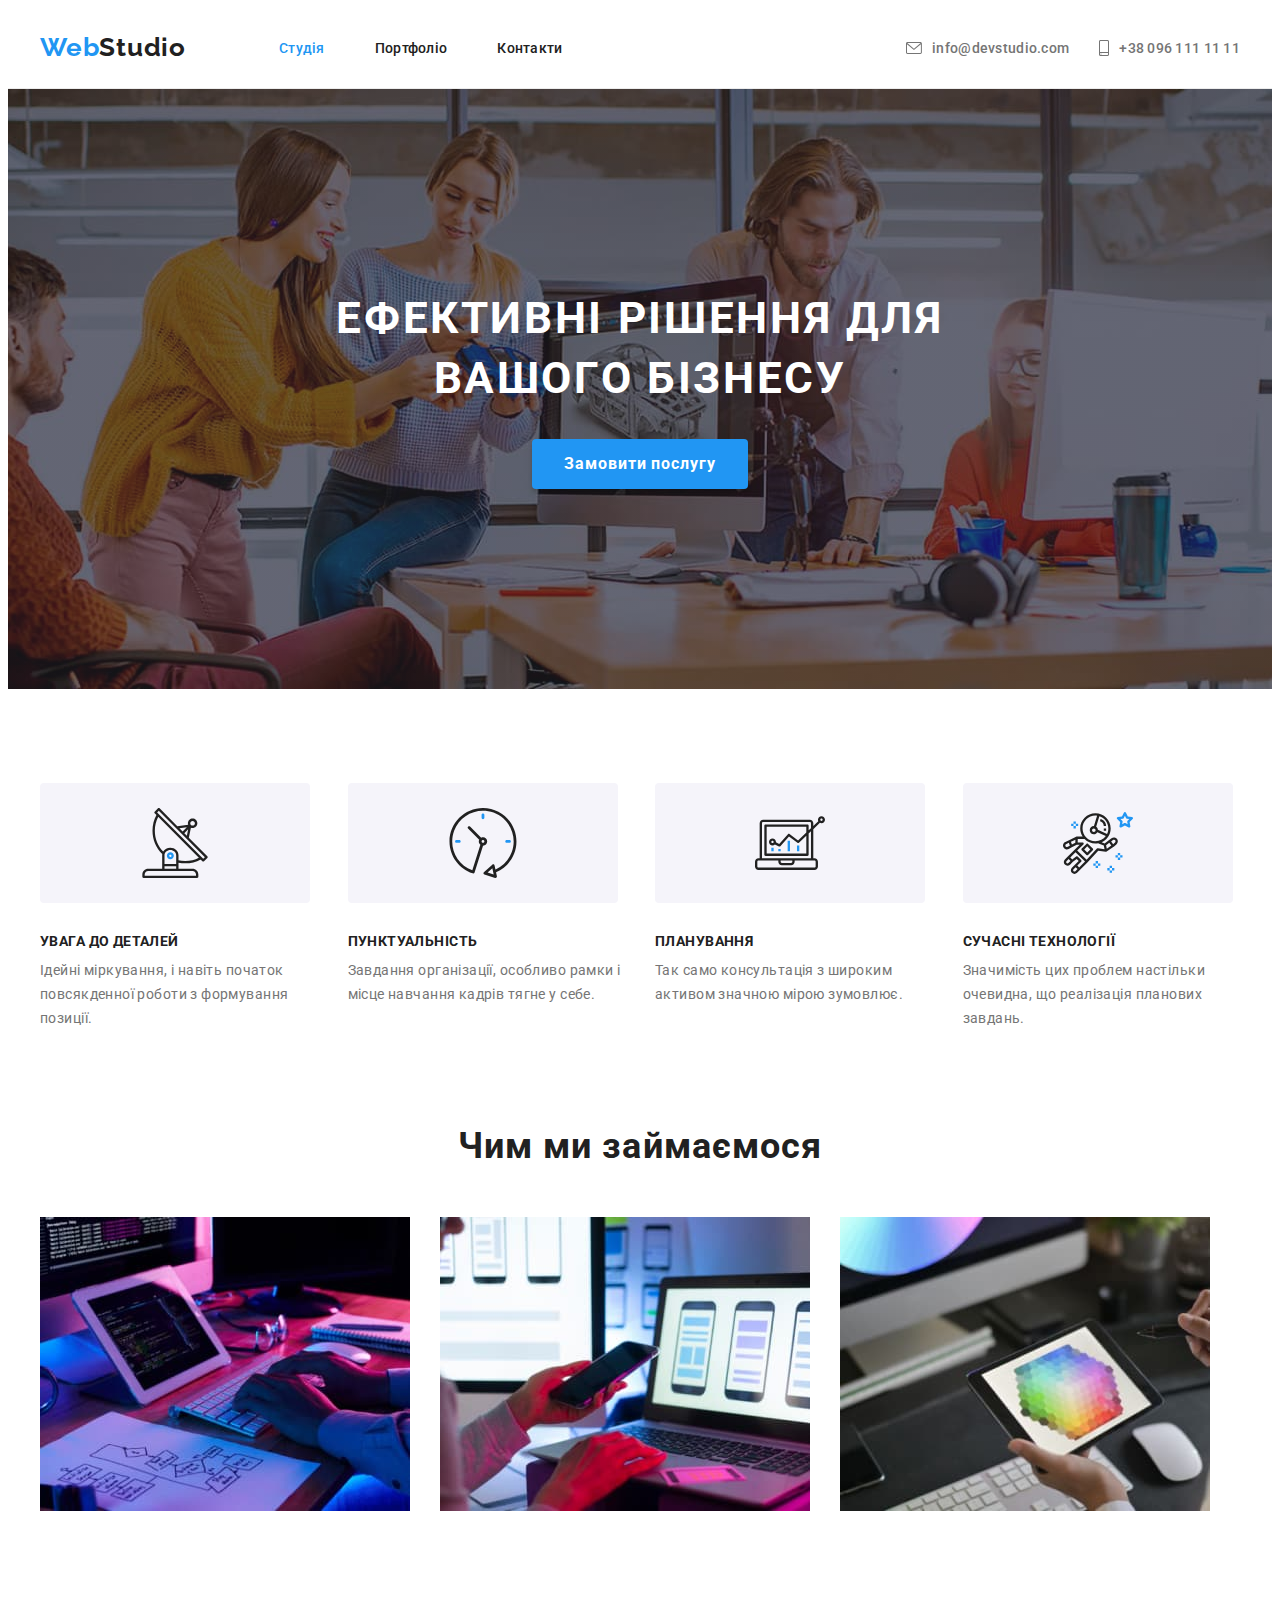
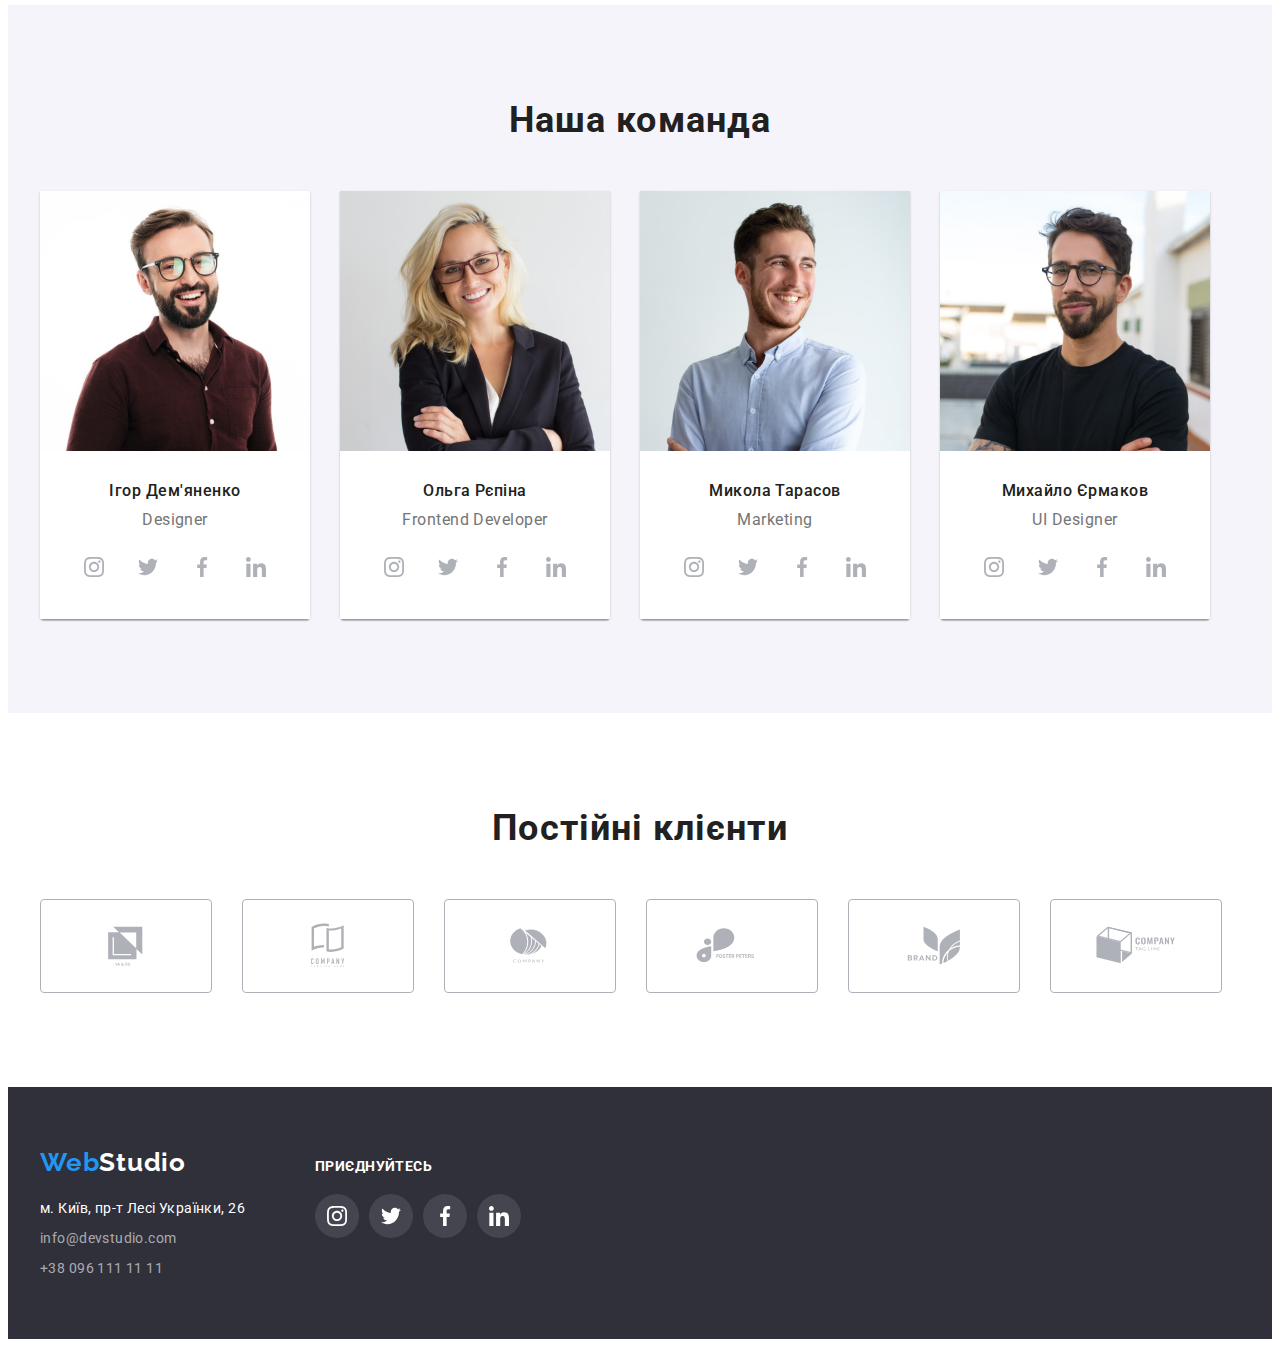
<file: index.html>
<!DOCTYPE html>
<html lang="uk">
  <head>
    <meta charset="UTF-8" />
    <meta http-equiv="X-UA-Compatible" content="IE=edge" />
    <meta name="viewport" content="width=device-width, initial-scale=1.0" />
    <title>Document</title>
    <link rel="preconnect" href="https://fonts.googleapis.com" />
    <link rel="preconnect" href="https://fonts.gstatic.com" crossorigin />
    <link
      href="https://fonts.googleapis.com/css2?family=Raleway:wght@400;700&family=Roboto:wght@400;500;700;900&display=swap"
      rel="stylesheet"
    />
    <link
      rel="stylesheet"
      href="https://cdnjs.cloudflare.com/ajax/libs/modern-normalize/1.1.0/modern-normalize.min.css"
      integrity="sha512-wpPYUAdjBVSE4KJnH1VR1HeZfpl1ub8YT/NKx4PuQ5NmX2tKuGu6U/JRp5y+Y8XG2tV+wKQpNHVUX03MfMFn9Q=="
      crossorigin="anonymous"
      referrerpolicy="no-referrer"
    />
    <link rel="stylesheet" href="./css/styles.css" />
  </head>

  <body>
    <header class="header">
      <div class="container header-container">
        <a href="./index.html" class="logo-link logo-header">
          <p class="logo-blue">Web<span class="logo-black">Studio</span></p>
        </a>
        <nav class="navigation">
          <ul class="list header-nav">
            <li>
              <a class="header-nav-link link current" href="./index.html"
                >Студія</a
              >
            </li>
            <li>
              <a class="header-nav-link link" href="./portfolio.html"
                >Портфоліо</a
              >
            </li>
            <li><a class="header-nav-link link" href="#">Контакти</a></li>
          </ul>
        </nav>
        <ul class="list header-contact">
          <li class="header-mail">
            <a
              class="header-contact-mail link"
              href="mailto:info@devstudio.com"
            >
              <svg class="header-mail-icon" width="16" height="12">
                <use href="./images/icons.svg#icon-envelope"></use>
              </svg>
              info@devstudio.com</a
            >
          </li>
          <li class="header-tel">
            <a class="header-contact-tel link" href="tel:+380961111111">
              <svg class="header-tel-icon" width="10" height="16">
                <use href="./images/icons.svg#icon-smartphone"></use>
              </svg>
              +38 096 111 11 11</a
            >
          </li>
        </ul>
      </div>
    </header>

    <main>
      <!-- Герой -->

      <section class="hero">
        <div class="container hero-container">
          <h1 class="hero-title">Ефективні рішення для вашого бізнесу</h1>
          <button class="hero-btn" type="button">Замовити послугу</button>
        </div>
      </section>

      <!-- Особливості -->

      <section class="spacial">
        <div class="container spacial-container">
          <h2 class="section-title spacial-title hide">Особливості</h2>

          <ul class="list spacial-list">
            <li class="spacial-item">
              <div class="spacial-list-picture">
                <svg class="spacial-list-icon" width="70" height="70">
                  <use href="./images/icons.svg#icon-antenna"></use>
                </svg>
              </div>

              <h3 class="spacial-uptitle">УВАГА ДО ДЕТАЛЕЙ</h3>
              <p class="spacial-text">
                Ідейні міркування, і навіть початок повсякденної роботи з
                формування позиції.
              </p>
            </li>
            <li class="spacial-item">
              <div class="spacial-list-picture">
                <svg class="spacial-list-icon" width="70" height="70">
                  <use href="./images/icons.svg#icon-clock"></use>
                </svg>
              </div>

              <h3 class="spacial-uptitle">ПУНКТУАЛЬНІСТЬ</h3>
              <p class="spacial-text">
                Завдання організації, особливо рамки і місце навчання кадрів
                тягне у себе.
              </p>
            </li>
            <li class="spacial-item">
              <div class="spacial-list-picture">
                <svg class="spacial-list-icon" width="70" height="70">
                  <use href="./images/icons.svg#icon-diagram"></use>
                </svg>
              </div>

              <h3 class="spacial-uptitle">ПЛАНУВАННЯ</h3>
              <p class="spacial-text">
                Так само консультація з широким активом значною мірою зумовлює.
              </p>
            </li>
            <li class="spacial-item">
              <div class="spacial-list-picture">
                <svg class="spacial-list-icon" width="70" height="70">
                  <use href="./images/icons.svg#icon-astronaut"></use>
                </svg>
              </div>

              <h3 class="spacial-uptitle">СУЧАСНІ ТЕХНОЛОГІЇ</h3>
              <p class="spacial-text">
                Значимість цих проблем настільки очевидна, що реалізація
                планових завдань.
              </p>
            </li>
          </ul>
        </div>
      </section>

      <!-- Чим ми займаємося -->

      <section class="doing doing-container">
        <div class="container">
          <h2 class="section-title doing-title">Чим ми займаємося</h2>
          <ul class="list doing-list">
            <li class="doing-item">
              <a href="">
                <img
                  src="./images/box1.jpg"
                  alt="Робота на планшеті"
                  width="370"
                />
              </a>
            </li>
            <li class="doing-item">
              <a href="">
                <img
                  src="./images/box2.jpg"
                  alt="Робота на лептопі"
                  width="370"
                />
              </a>
            </li>
            <li class="doing-item">
              <a href="">
                <img
                  src="./images/box3.jpg"
                  alt="Огляд кольорової палітри на планшеті"
                  width="370"
                />
              </a>
            </li>
          </ul>
        </div>
      </section>

      <!-- Наша команда -->

      <section class="team">
        <div class="container">
          <h2 class="section-title team-title">Наша команда</h2>
          <ul class="list team-list">
            <li class="team-item">
              <img
                src="./images/igor.jpg"
                alt="Фото Ігор Дем'яненко"
                width="270"
                height="260"
              />
              <div class="team-back">
                <h3 class="team-subtitle">Ігор Дем'яненко</h3>
                <p class="team-text">Designer</p>
                <ul class="team-soc-list">
                  <li class="team-soc-item">
                    <a class="team-soc-link link" href="#">
                      <svg class="team-soc-icon" width="20" height="20">
                        <use href="./images/icons.svg#icon-instagram"></use>
                      </svg>
                    </a>
                  </li>
                  <li class="team-soc-item">
                    <a class="team-soc-link link" href="#">
                      <svg class="team-soc-icon" width="20" height="20">
                        <use href="./images/icons.svg#icon-twitter"></use>
                      </svg>
                    </a>
                  </li>
                  <li class="team-soc-item">
                    <a class="team-soc-link link" href="#">
                      <svg class="team-soc-icon" width="20" height="20">
                        <use href="./images/icons.svg#icon-facebook"></use>
                      </svg>
                    </a>
                  </li>
                  <li class="team-soc-item">
                    <a class="team-soc-link link" href="#">
                      <svg class="team-soc-icon" width="20" height="20">
                        <use href="./images/icons.svg#icon-linkedin"></use>
                      </svg>
                    </a>
                  </li>
                </ul>
              </div>
            </li>
            <li class="team-item">
              <img
                src="./images/olha.jpg"
                alt="Фото Ольга Рєпіна"
                width="270"
                height="260"
              />
              <div class="team-back">
                <h3 class="team-subtitle">Ольга Рєпіна</h3>
                <p class="team-text">Frontend Developer</p>
                <ul class="team-soc-list">
                  <li class="team-soc-item">
                    <a class="team-soc-link link" href="#">
                      <svg class="team-soc-icon" width="20" height="20">
                        <use href="./images/icons.svg#icon-instagram"></use>
                      </svg>
                    </a>
                  </li>
                  <li class="team-soc-item">
                    <a class="team-soc-link link" href="#">
                      <svg class="team-soc-icon" width="20" height="20">
                        <use href="./images/icons.svg#icon-twitter"></use>
                      </svg>
                    </a>
                  </li>
                  <li class="team-soc-item">
                    <a class="team-soc-link link" href="#">
                      <svg class="team-soc-icon" width="20" height="20">
                        <use href="./images/icons.svg#icon-facebook"></use>
                      </svg>
                    </a>
                  </li>
                  <li class="team-soc-item">
                    <a class="team-soc-link link" href="#">
                      <svg class="team-soc-icon" width="20" height="20">
                        <use href="./images/icons.svg#icon-linkedin"></use>
                      </svg>
                    </a>
                  </li>
                </ul>
              </div>
            </li>
            <li class="team-item">
              <img
                src="./images/mykola.jpg"
                alt="Фото Микола Тарасов"
                width="270"
                height="260"
              />
              <div class="team-back">
                <h3 class="team-subtitle">Микола Тарасов</h3>
                <p class="team-text">Marketing</p>
                <ul class="team-soc-list">
                  <li class="team-soc-item">
                    <a class="team-soc-link link" href="#">
                      <svg class="team-soc-icon" width="20" height="20">
                        <use href="./images/icons.svg#icon-instagram"></use>
                      </svg>
                    </a>
                  </li>
                  <li class="team-soc-item">
                    <a class="team-soc-link link" href="#">
                      <svg class="team-soc-icon" width="20" height="20">
                        <use href="./images/icons.svg#icon-twitter"></use>
                      </svg>
                    </a>
                  </li>
                  <li class="team-soc-item">
                    <a class="team-soc-link link" href="#">
                      <svg class="team-soc-icon" width="20" height="20">
                        <use href="./images/icons.svg#icon-facebook"></use>
                      </svg>
                    </a>
                  </li>
                  <li class="team-soc-item">
                    <a class="team-soc-link link" href="#">
                      <svg class="team-soc-icon" width="20" height="20">
                        <use href="./images/icons.svg#icon-linkedin"></use>
                      </svg>
                    </a>
                  </li>
                </ul>
              </div>
            </li>
            <li class="team-item">
              <img
                src="./images/mikhaylo.jpg"
                alt="Фото Михайло Єрмаков"
                width="270"
                height="260"
              />
              <div class="team-back">
                <h3 class="team-subtitle">Михайло Єрмаков</h3>
                <p class="team-text">UI Designer</p>
                <ul class="team-soc-list">
                  <li class="team-soc-item">
                    <a class="team-soc-link link" href="#">
                      <svg class="team-soc-icon" width="20" height="20">
                        <use href="./images/icons.svg#icon-instagram"></use>
                      </svg>
                    </a>
                  </li>
                  <li class="team-soc-item">
                    <a class="team-soc-link link" href="#">
                      <svg class="team-soc-icon" width="20" height="20">
                        <use href="./images/icons.svg#icon-twitter"></use>
                      </svg>
                    </a>
                  </li>
                  <li class="team-soc-item">
                    <a class="team-soc-link link" href="#">
                      <svg class="team-soc-icon" width="20" height="20">
                        <use href="./images/icons.svg#icon-facebook"></use>
                      </svg>
                    </a>
                  </li>
                  <li class="team-soc-item">
                    <a class="team-soc-link link" href="#">
                      <svg class="team-soc-icon" width="20" height="20">
                        <use href="./images/icons.svg#icon-linkedin"></use>
                      </svg>
                    </a>
                  </li>
                </ul>
              </div>
            </li>
          </ul>
        </div>
      </section>

      <!-----------Постійні клієнти-------------->

      <section class="client">
        <div class="container">
          <h2 class="section-title client-title">Постійні клієнти</h2>
          <ul class="client-list">
            <li class="client-item">
              <a class="client-item-link link" href="#">
                <svg class="client-icon" width="106" height="50">
                  <use href="./images/icons.svg#icon-logo-1"></use>
                </svg>
              </a>
            </li>
            <li class="client-item">
              <a class="client-item-link link" href="#">
                <svg class="client-icon" width="106" height="50">
                  <use href="./images/icons.svg#icon-logo-2"></use>
                </svg>
              </a>
            </li>
            <li class="client-item">
              <a class="client-item-link link" href="#">
                <svg class="client-icon" width="106" height="50">
                  <use href="./images/icons.svg#icon-logo-3"></use>
                </svg>
              </a>
            </li>
            <li class="client-item">
              <a class="client-item-link link" href="#">
                <svg class="client-icon" width="106" height="60">
                  <use href="./images/icons.svg#icon-logo-4"></use>
                </svg>
              </a>
            </li>
            <li class="client-item">
              <a class="client-item-link link" href="#">
                <svg class="client-icon" width="106" height="60">
                  <use href="./images/icons.svg#icon-logo-5"></use>
                </svg>
              </a>
            </li>
            <li class="client-item">
              <a class="client-item-link link" href="#">
                <svg class="client-icon" width="106" height="60">
                  <use href="./images/icons.svg#icon-logo-6"></use>
                </svg>
              </a>
            </li>
          </ul>
        </div>
      </section>
    </main>

    <!--------------- Підвал---------------- -->

    <footer class="contacts">
      <div class="container footer-container">
        <div class="footer-address-wrap">
          <a href="./index.html" class="logo-link logo-footer">
            <p class="logo-blue">Web<span class="logo-white">Studio</span></p>
          </a>
          <div class="contacts-container">
            <address class="contacts-address">
              <ul class="list contacts-list">
                <li class="contacts-item">
                  <a
                    class="contacts-link-map contacts-link-bold link"
                    href="https://goo.gl/maps/5NKVuJQczxrGYNmYA"
                    target="_blank"
                    rel="noopener noreferrer"
                    >м. Київ, пр-т Лесі Українки, 26</a
                  >
                </li>
                <li class="contacts-item">
                  <a
                    class="contacts-link-mail link"
                    href="mailto:info@devstudio.com"
                    >info@devstudio.com</a
                  >
                </li>
                <li class="contacts-item">
                  <a class="contacts-link-tel link" href="tel:+380961111111"
                    >+38 096 111 11 11</a
                  >
                </li>
              </ul>
            </address>
          </div>
        </div>
        <div class="footer-soc-container">
          <strong class="footer-title">приєднуйтесь</strong>
          <ul class="footer-soc-list">
            <li class="footer-soc-item">
              <a class="footer-soc-link" href="#">
                <svg class="footer-soc-icon" width="20" height="20">
                  <use href="./images/icons.svg#icon-instagram"></use>
                </svg>
              </a>
            </li>
            <li class="footer-soc-item">
              <a class="footer-soc-link" href="#">
                <svg class="footer-soc-icon" width="20" height="20">
                  <use href="./images/icons.svg#icon-twitter"></use>
                </svg>
              </a>
            </li>
            <li class="footer-soc-item">
              <a class="footer-soc-link" href="#">
                <svg class="footer-soc-icon" width="20" height="20">
                  <use href="./images/icons.svg#icon-facebook"></use>
                </svg>
              </a>
            </li>
            <li class="footer-soc-item">
              <a class="footer-soc-link" href="#">
                <svg class="footer-soc-icon" width="20" height="20">
                  <use href="./images/icons.svg#icon-linkedin"></use>
                </svg>
              </a>
            </li>
          </ul>
        </div>
      </div>
    </footer>
  </body>
</html>
</file>
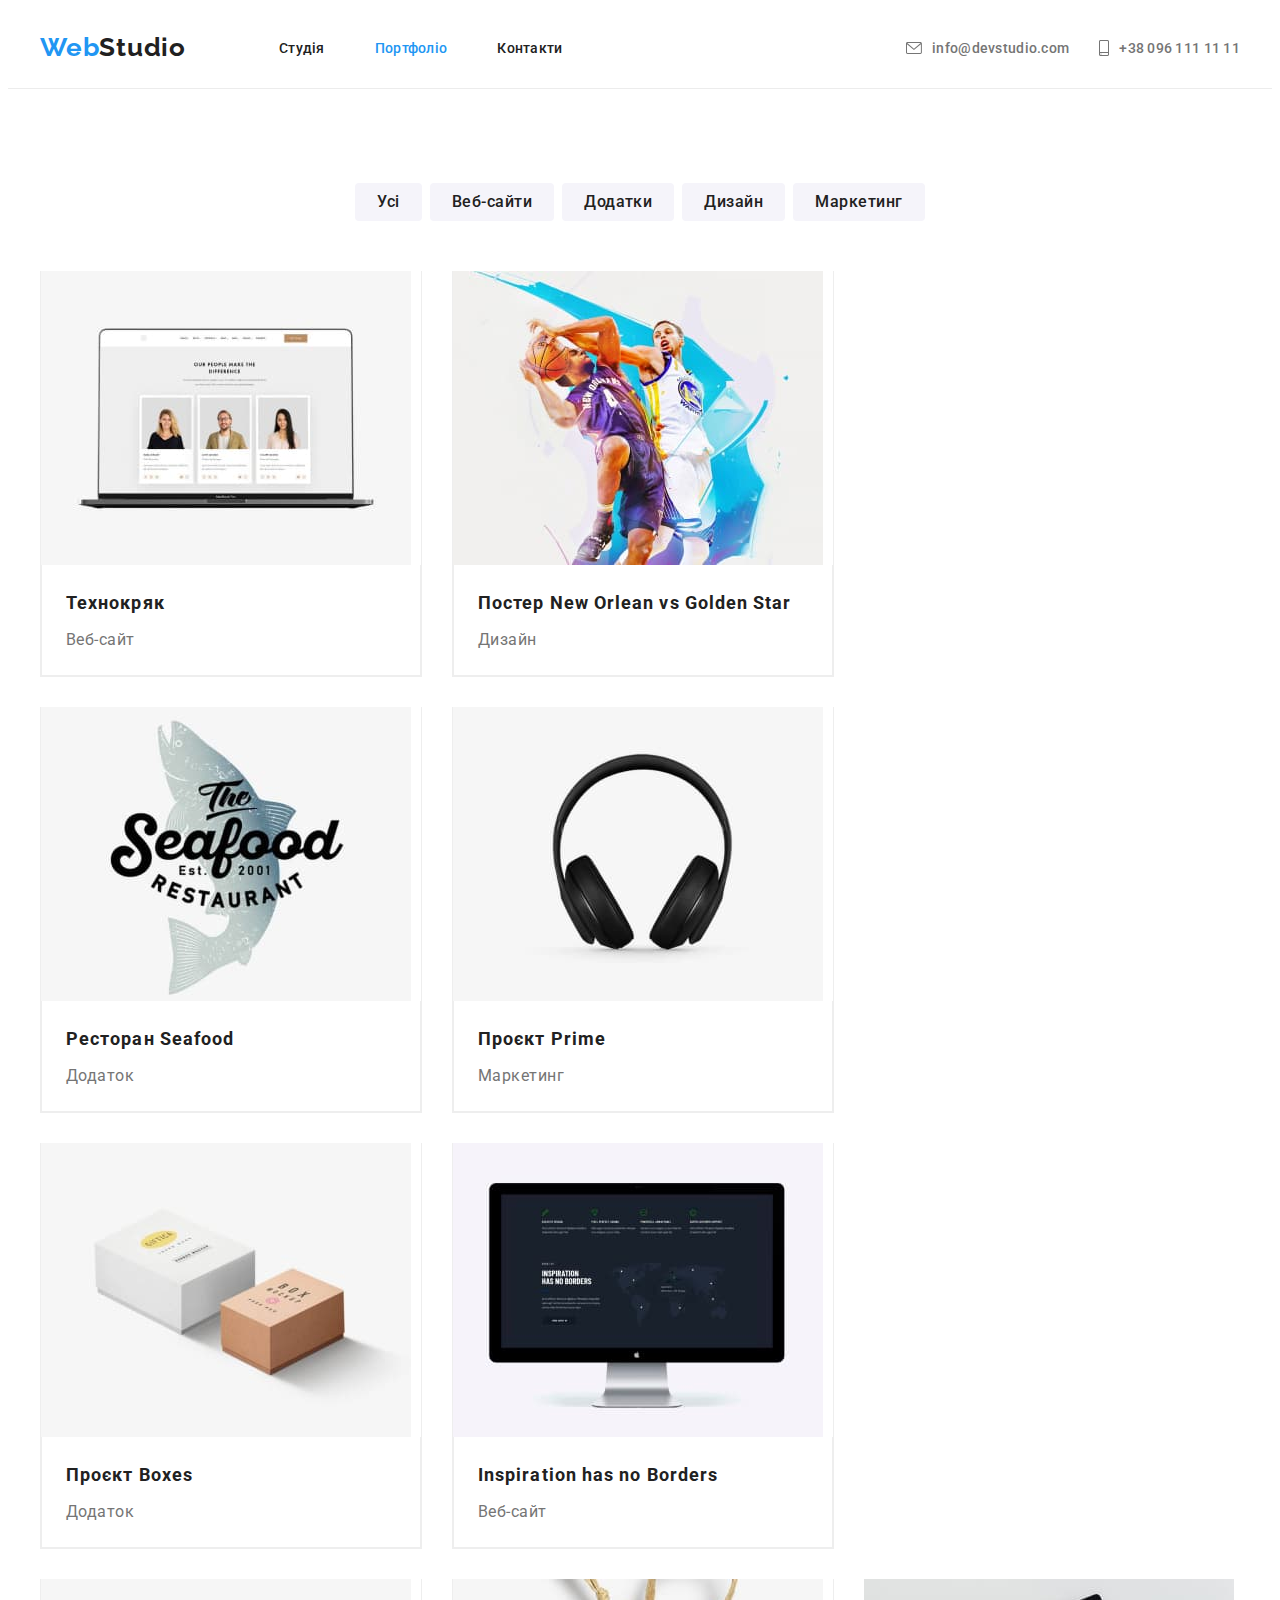
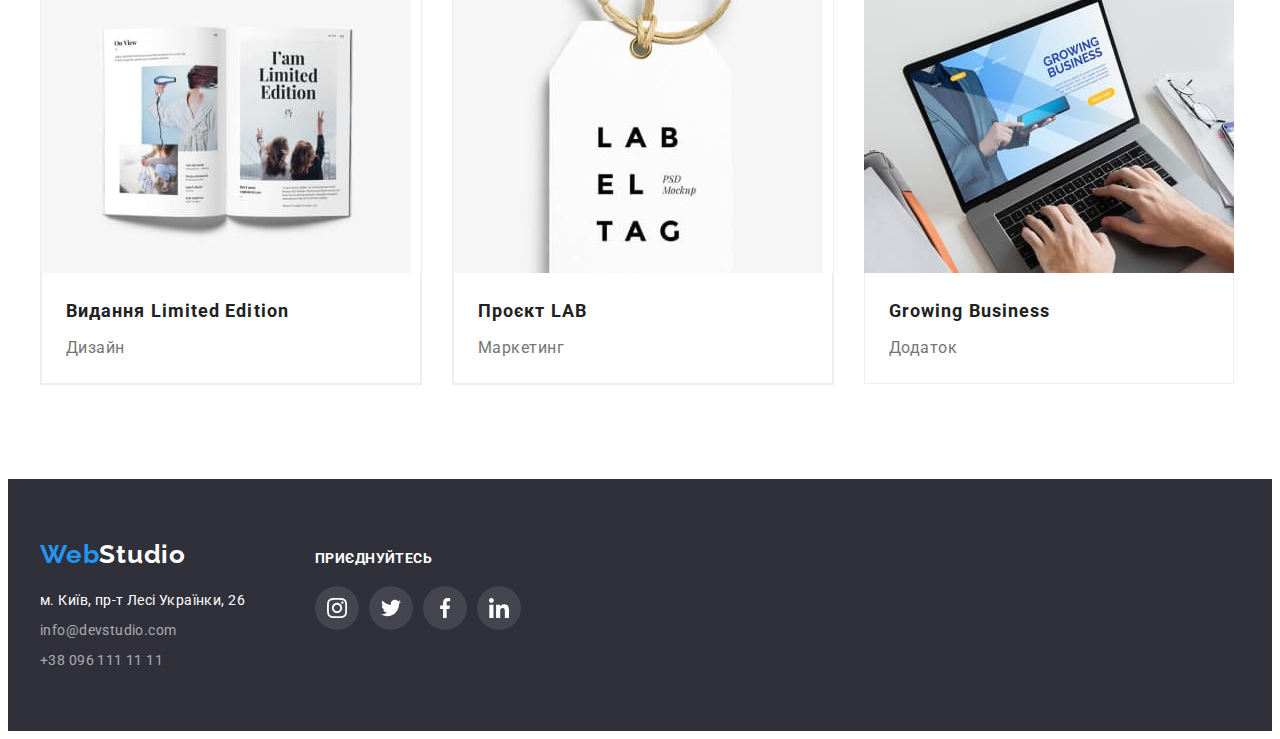
<file: portfolio.html>
<!DOCTYPE html>
<html lang="uk">
  <head>
    <meta charset="UTF-8" />
    <meta http-equiv="X-UA-Compatible" content="IE=edge" />
    <meta name="viewport" content="width=device-width, initial-scale=1.0" />
    <title>Portfolio</title>
    <link rel="preconnect" href="https://fonts.gstatic.com" crossorigin />
    <link
      href="https://fonts.googleapis.com/css2?family=Raleway:wght@400;700&family=Roboto:wght@400;500;700;900&display=swap"
      rel="stylesheet"
    />
    <link
      rel="stylesheet"
      href="https://cdnjs.cloudflare.com/ajax/libs/modern-normalize/1.1.0/modern-normalize.min.css"
      integrity="sha512-wpPYUAdjBVSE4KJnH1VR1HeZfpl1ub8YT/NKx4PuQ5NmX2tKuGu6U/JRp5y+Y8XG2tV+wKQpNHVUX03MfMFn9Q=="
      crossorigin="anonymous"
      referrerpolicy="no-referrer"
    />
    <link rel="stylesheet" href="./css/styles.css" />
  </head>

  <body>
    <!-- Шапка -->
    <header class="header">
      <div class="container header-container">
        <a href="./index.html" class="logo-link logo-header">
          <p class="logo-blue">Web<span class="logo-black">Studio</span></p>
        </a>
        <nav class="navigation">
          <ul class="list header-nav">
            <li>
              <a class="header-nav-link link" href="./index.html">Студія</a>
            </li>
            <li>
              <a class="header-nav-link link current" href="./portfolio.html"
                >Портфоліо</a
              >
            </li>
            <li><a class="header-nav-link link" href="#">Контакти</a></li>
          </ul>
        </nav>
        <ul class="list header-contact">
          <li class="header-mail">
            <a
              class="header-contact-mail link"
              href="mailto:info@devstudio.com"
            >
              <svg class="header-mail-icon" width="16" height="12">
                <use href="./images/icons.svg#icon-envelope"></use>
              </svg>
              info@devstudio.com</a
            >
          </li>
          <li class="header-tel">
            <a class="header-contact-tel link" href="tel:+380961111111">
              <svg class="header-tel-icon" width="10" height="16">
                <use href="./images/icons.svg#icon-smartphone"></use>
              </svg>
              +38 096 111 11 11</a
            >
          </li>
        </ul>
      </div>
    </header>

    <main>
      <!-- Посилання -->

      <section class="nav">
        <div class="container nav-container">
          <h1 class="section-title hide">Посилання-кнопки</h1>
          <ul class="list btn-nav">
            <li><button class="btn-link" type="button">Усі</button></li>
            <li><button class="btn-link" type="button">Веб-сайти</button></li>
            <li><button class="btn-link" type="button">Додатки</button></li>
            <li><button class="btn-link" type="button">Дизайн</button></li>
            <li><button class="btn-link" type="button">Маркетинг</button></li>
          </ul>
          <ul class="list-nav">
            <li class="img-nav">
              <a class="img-nav-item link" href="">
                <img
                  src="./images/tecno-crack.jpg"
                  alt="Технокряк"
                  width="370"
                />
                <div class="nav-border nav-wrap">
                  <h2 class="nav-uptitle">Технокряк</h2>
                  <p class="nav-text">Веб-сайт</p>
                </div>
              </a>
            </li>
            <li class="img-nav">
              <a class="img-nav-item link" href="">
                <img
                  src="./images/poster.jpg"
                  alt="Постер New Orlean vs Golden Star"
                  width="370"
                />
                <div class="nav-border">
                  <h2 class="nav-uptitle">Постер New Orlean vs Golden Star</h2>
                  <p class="nav-text">Дизайн</p>
                </div>
              </a>
            </li>
            <li class="img-nav">
              <a class="img-nav-item link" href="">
                <img
                  src="./images/restaurant.jpg"
                  alt="Ресторан Seafood"
                  width="370"
                />
                <div class="nav-border">
                  <h2 class="nav-uptitle">Ресторан Seafood</h2>
                  <p class="nav-text">Додаток</p>
                </div>
              </a>
            </li>
            <li class="img-nav">
              <a class="img-nav-item link" href="">
                <img
                  src="./images/ptoject-prime.jpg"
                  alt="Проєкт Prime"
                  width="370"
                />
                <div class="nav-border">
                  <h2 class="nav-uptitle">Проєкт Prime</h2>
                  <p class="nav-text">Маркетинг</p>
                </div>
              </a>
            </li>
            <li class="img-nav">
              <a class="img-nav-item link" href="">
                <img
                  src="./images/project-boxes.jpg"
                  alt="Проєкт Boxes"
                  width="370"
                />
                <div class="nav-border">
                  <h2 class="nav-uptitle">Проєкт Boxes</h2>
                  <p class="nav-text">Додаток</p>
                </div>
              </a>
            </li>
            <li class="img-nav">
              <a class="img-nav-item link" href="">
                <img
                  src="./images/inspirration.jpg"
                  alt="Inspiration has no Borders"
                  width="370"
                />
                <div class="nav-border">
                  <h2 class="nav-uptitle">Inspiration has no Borders</h2>
                  <p class="nav-text">Веб-сайт</p>
                </div>
              </a>
            </li>
            <li class="img-nav">
              <a class="img-nav-item link" href="">
                <img
                  src="./images/pub-limit-edit.jpg"
                  alt="Видання Limited Edition"
                  width="370"
                />
                <div class="nav-border">
                  <h2 class="nav-uptitle">Видання Limited Edition</h2>
                  <p class="nav-text">Дизайн</p>
                </div>
              </a>
            </li>
            <li class="img-nav">
              <a class="img-nav-item link" href="">
                <img
                  src="./images/project-lab.jpg"
                  alt="Проєкт LAB"
                  width="370"
                />
                <div class="nav-border">
                  <h2 class="nav-uptitle">Проєкт LAB</h2>
                  <p class="nav-text">Маркетинг</p>
                </div>
              </a>
            </li>
            <li class="img-nav-item link" class="img-nav">
              <a class="img-nav-item link" href="">
                <img
                  src="./images/growing-buisness.jpg"
                  alt="Growing Business"
                  width="370"
                />
                <div class="nav-border">
                  <h3 class="nav-uptitle">Growing Business</h3>
                  <p class="nav-text">Додаток</p>
                </div>
              </a>
            </li>
          </ul>
        </div>
      </section>
    </main>
    <!-- Підвал -->

    <footer class="contacts">
      <div class="container footer-container">
        <div class="footer-address-wrap">
          <a href="./index.html" class="logo-link logo-footer">
            <p class="logo-blue">Web<span class="logo-white">Studio</span></p>
          </a>
          <div class="contacts-container">
            <address class="contacts-address">
              <ul class="list contacts-list">
                <li class="contacts-item">
                  <a
                    class="contacts-link-map contacts-link-bold link"
                    href="https://goo.gl/maps/5NKVuJQczxrGYNmYA"
                    target="_blank"
                    rel="noopener noreferrer"
                    >м. Київ, пр-т Лесі Українки, 26</a
                  >
                </li>
                <li class="contacts-item">
                  <a
                    class="contacts-link-mail link"
                    href="mailto:info@devstudio.com"
                    >info@devstudio.com</a
                  >
                </li>
                <li class="contacts-item">
                  <a class="contacts-link-tel link" href="tel:+380961111111"
                    >+38 096 111 11 11</a
                  >
                </li>
              </ul>
            </address>
          </div>
        </div>
        <div class="footer-soc-container">
          <h2 class="footer-title">приєднуйтесь</h2>
          <ul class="footer-soc-list">
            <li class="footer-soc-item">
              <a class="footer-soc-link" href="#">
                <svg class="footer-soc-icon" width="20" height="20">
                  <use href="./images/icons.svg#icon-instagram"></use>
                </svg>
              </a>
            </li>
            <li class="footer-soc-item">
              <a class="footer-soc-link" href="#">
                <svg class="footer-soc-icon" width="20" height="20">
                  <use href="./images/icons.svg#icon-twitter"></use>
                </svg>
              </a>
            </li>
            <li class="footer-soc-item">
              <a class="footer-soc-link" href="#">
                <svg class="footer-soc-icon" width="20" height="20">
                  <use href="./images/icons.svg#icon-facebook"></use>
                </svg>
              </a>
            </li>
            <li class="footer-soc-item">
              <a class="footer-soc-link" href="#">
                <svg class="footer-soc-icon" width="20" height="20">
                  <use href="./images/icons.svg#icon-linkedin"></use>
                </svg>
              </a>
            </li>
          </ul>
        </div>
      </div>
    </footer>
  </body>
</html>
</file>
<file: css/styles.css>
:root {
    --first-logo-color: #2196F3;
    --second-logo-color: #212121;
    --third-logo-color: #ffffff;
    --first-title-color: #ffffff;
    --second-title-color: #212121;
    --text-color: #757575;
    --first-btn-color: #212121;
    --second-btn-color: #2196f3;
}

body {
    font-family: 'Roboto', sans-serif;
    font-size: 14px;
    letter-spacing: 0.03em;
    background: #FFFFFF;
    /* margin: 0 auto; */
}

.list {
    list-style: none;
}

.link {
    text-decoration: none;
}

.logo-link {
    font-family: 'Raleway';
    font-style: normal;
    text-decoration: none;
}

h1,
h2,
h3,
h4,
h5,
h6,
p,
ul {
    margin: 0;
}

ul {
    list-style: none;
    padding: 0;
}

button {
    cursor: pointer;
}

address {
    font-style: normal;
}

.hide {
    border: 0;
    clip: rect(1px, 1px, 1px, 1px);
    -webkit-clip-path: inset(50%);
    clip-path: inset(50%);
    height: 1px;
    margin: -1px;
    overflow: hidden;
    padding: 0;
    position: absolute;
    width: 1px;
    word-wrap: normal !important;
}

.container {
    width: 1200px;
    padding-left: 15px;
    padding-right: 15px;
    margin: 0 auto;
    /* outline: 2px solid red; */
}

img {
    display: block;
    max-width: 100%;
    height: auto;
}

section {
    padding-top: 94px;
    padding-bottom: 94px;
}

.logo-link {
    font-weight: 700;
    font-size: 26px;
    line-height: 1.1923;
    letter-spacing: 0.03em;
}

/* ------------------------HEADER--------------------- */

.header {
    border-bottom: 1px solid #ECECEC;
    max-width: 1600px;
    margin-left: auto;
    margin-right: auto;
}

.header-container {
    display: flex;
    align-items: center;
}

.navigation {
    margin-right: auto;
}

.header-nav {
    display: flex;
    gap: 50px;
}

.logo-header {
    padding-top: 24px;
    padding-bottom: 25px;
    margin-right: 93px;
}

.logo-blue {
    color: var(--first-logo-color);
}

.logo-black {
    color: var(--second-logo-color);
}

.logo-white {
    color: var(--third-logo-color);
}

.header-nav-link {
    font-weight: 500;
    font-size: 14px;
    line-height: 1.333;
    letter-spacing: 0.02em;
    color: #212121;
    padding-top: 32px;
    padding-bottom: 32px;
}

.header-nav-link:hover,
.header-nav-link:focus {
    color: #2196F3;
}

.header-nav-link:active {
    color: #000000;
}

.current {
    color: #2196F3;
}

.header-contact {
    display: flex;
}

.header-contact a {
    font-weight: 500;
    font-size: 14px;
    line-height: 1.1429;
    letter-spacing: 0.02em;
    /* color: #757575; */
    /* padding-left: 10px; */
    display: flex;
    align-items: center;
}

.header-contact-mail,
.header-contact-tel {
    padding-top: 32px;
    padding-bottom: 32px;
}

.header-mail {
    display: flex;
    align-items: center;
    cursor: pointer;
}

.header-tel {
    margin-left: 30px;
    display: flex;
    align-items: center;
    cursor: pointer;
}

.header-contact-mail,
.header-contact-tel {
    color: #757575;
}

.header-contact-mail:hover,
.header-contact-mail:focus {
    color: #2196F3;
}

.header-contact-tel:hover,
.header-contact-tel:focus {
    color: #2196F3;
}

.header-contact-mail:hover .header-mail-icon {
    fill: currentColor;
}

.header-contact-tel:hover .header-tel-icon {
    fill: currentColor;
}

.header-mail-icon,
.header-tel-icon {
    margin-right: 10px;
    fill: #757575;
}

/* -----------------------HERO----------------------- */

.hero {
    display: flex;
    padding-top: 200px;
    padding-bottom: 200px;
    /* background: #2F303A; */
    background-image: linear-gradient(rgba(47, 48, 58, 0.4), rgba(47, 48, 58, 0.4)), url(../images/hero-img.jpg);
    background-position: 50% 50%;
    background-repeat: no-repeat;
    max-width: 1600px;
    margin-left: auto;
    margin-right: auto;
}

.hero-container {
    max-width: 696px;
}

.hero-title {
    font-size: 44px;
    line-height: 1.3636;
    text-align: center;
    letter-spacing: 0.06em;
    text-transform: uppercase;
    color: var(--first-title-color);
    margin-bottom: 30px;
}

.hero-btn {
    min-width: 216px;
    height: 50px;
    font-family: 'Roboto';
    font-weight: 700;
    font-size: 16px;
    line-height: 1.875;
    letter-spacing: 0.06em;
    color: #FFFFFF;
    background: #2196F3;
    box-shadow: 0px 4px 4px rgba(0, 0, 0, 0.15);
    border-radius: 4px;
    border: none;
    display: block;
    margin: 0 auto;
}

/* -------------------SPACIAL-------------------- */

.spacial-list {
    display: flex;
    gap: 30px;
}

.section-title {
    font-size: 36px;
    line-height: 1.1666;
    letter-spacing: 0.03em;
    color: var(--second-title-color);
}

.spacial-list-picture {
    background: #F5F4FA;
    border-radius: 4px;
    width: 270px;
    height: 120px;
    display: flex;
    justify-content: center;
    align-items: center;
    margin-bottom: 30px;
}

.spacial-list-icon {
    width: 70px;
    height: 70px;
}

.spacial-uptitle {
    font-size: 14px;
    line-height: 1.1428;
    letter-spacing: 0.03em;
    text-transform: uppercase;
    color: var(--second-title-color);
    margin-bottom: 10px;
}

.spacial-text {
    font-size: 14px;
    line-height: 1.7142;
    letter-spacing: 0.03em;
    color: var(--text-color);
}

.spacial-item {
    flex-basis: calc((100% - 90px) / 4);
}

/* ---------------------DOING--------------------- */

.doing-container {
    padding-top: 0;
}

.doing-list {
    display: flex;
    gap: 30px;
}

.doing-title {
    margin-top: 0;
    margin-bottom: 50px;
    text-align: center;
}

/* ----------------------TEAM--------------------- */

.team {
    background: #F5F4FA;
    max-width: 1600px;
    margin-left: auto;
    margin-right: auto;
}

.team-title {
    margin-bottom: 50px;
    text-align: center;
}

.team-list {
    display: flex;
    gap: 30px;
}

.team-item {
    box-shadow: 0px 1px 3px rgba(0, 0, 0, 0.12), 0px 1px 1px rgba(0, 0, 0, 0.14), 0px 2px 1px rgba(0, 0, 0, 0.2);
    border-radius: 0px 0px 4px 4px;
}

.team-back {
    width: 270px;
    background: #FFFFFF;
    padding-top: 30px;
    /* padding-bottom: 16px; */
    /* box-shadow: 0px 1px 3px rgba(0, 0, 0, 0.12), 0px 1px 1px rgba(0, 0, 0, 0.14), 0px 2px 1px rgba(0, 0, 0, 0.2);
    border-radius: 0px 0px 4px 4px; */
    padding-bottom: 30px;
}

.team-subtitle {
    font-weight: 500;
    font-size: 16px;
    line-height: 1.1875;
    letter-spacing: 0.03em;
    color: var(--second-title-color);
    text-align: center;
    letter-spacing: 0.03em;
    margin-bottom: 10px;
}

.team-text {
    font-weight: 400;
    font-size: 16px;
    line-height: 1.1875;
    letter-spacing: 0.03em;
    color: var(--text-color);
    text-align: center;
    letter-spacing: 0.03em;
    margin-bottom: 16px;
}

.team-soc-list {
    display: flex;
    justify-content: center;
    gap: 10px;
    /* margin-bottom: 30px; */
    /* padding-bottom: 30px; */
}

.team-soc-item {
    width: 44px;
    height: 44px;
}

.team-soc-link {
    width: 100%;
    height: 100%;
    /* background-color: #FFFFFF; */
    border-radius: 50%;
    display: flex;
    align-items: center;
    justify-content: center;
}

.team-soc-link:hover,
.team-soc-link:focus {
    background-color: #2196F3;
}

.team-soc-icon {
    fill: #AFB1B8;
}

.team-soc-link:hover .team-soc-icon {
    fill: #FFFFFF;
}



/* ------------------------CLIENT--------------------------- */

.client {}

.section-title {
    margin-bottom: 50px;
}

.client-title {
    text-align: center;
}

.client-list {
    display: flex;
    gap: 30px;
    cursor: pointer;

}

.client-item-link {
    display: flex;
    justify-content: center;
    align-items: center;
    width: 170px;
    height: 92px;
    border: 1px solid #AFB1B8;
    border-radius: 4px;
    /* padding: 16px 32px; */
}

.client-item-link:hover {
    /* fill: #2196F3; */
    border-color: #2196F3;
}

.client-item-link:hover .client-icon {
    /* fill: #2196F3; */
    fill: currentColor;
}


.link {}

.client-icon {
    width: 106px;
    height: 50px;
    fill: #AFB1B8;
}

/* ------------------------FOOTER--------------------------- */

.contacts {
    background: #2F303A;
    padding-top: 60px;
    padding-bottom: 60px;
    max-width: 1600px;
    margin-left: auto;
    margin-right: auto;
}

.contacts-address {
    margin-top: 20px;
}

.contacts-item {
    font-size: 14px;
    line-height: 1.5;
    letter-spacing: 0.03em;
    /* display: flex; */
}

.contacts-item:not(:last-child) {
    margin-bottom: 9px;
}

.contacts-link-map {
    color: #FFFFFF;
}

.contacts-link-mail {
    color: rgba(255, 255, 255, 0.6);
}

.contacts-link-tel {
    color: rgba(255, 255, 255, 0.6);
}

.link:hover,
.link:focus {
    color: #2196F3;
}

.footer-container {
    display: flex;
    align-items: baseline;
}

.footer-soc-container {
    margin-left: 70px;
}

.footer-title {
    font-size: 14px;
    line-height: 1.1428;
    letter-spacing: 0.03em;
    text-transform: uppercase;
    color: #FFFFFF;
    margin-bottom: 20px;
}

.footer-soc-list {
    display: flex;
    gap: 10px;
    cursor: pointer;
    margin-top: 20px;
}

.footer-soc-item {
    width: 44px;
    height: 44px;
}

.footer-soc-link {
    width: 100%;
    height: 100%;
    background: rgba(255, 255, 255, 0.1);
    border-radius: 50%;
    display: flex;
    align-items: center;
    justify-content: center;
}

.footer-soc-link:hover,
.footer-soc-link:focus {
    background-color: #2196F3;
}


.footer-soc-icon {
    fill: #ffffff;
}

/* -----------------------PORTFOLIO NAVIGATION--------------------- */

.nav-container {
    display: flex;
    flex-wrap: wrap;
    justify-content: center;
}

.btn-nav {
    display: flex;
    gap: 8px;
    margin-bottom: 50px;
}

.list-nav {
    display: flex;
    flex-wrap: wrap;
    gap: 30px;
}


.btn-link {
    font-family: inherit;
    font-weight: 500;
    font-size: 16px;
    line-height: 1.625;
    text-align: center;
    letter-spacing: 0.03em;
    color: #212121;
    background: #F5F4FA;
    border-radius: 4px;
    border: none;
    padding: 6px 22px;
}

.btn-link:hover,
.btn-link:focus {
    background: #2196F3;
    color: #FFFFFF;
    box-shadow: 0px 3px 1px rgba(0, 0, 0, 0.1), 0px 1px 2px rgba(0, 0, 0, 0.08), 0px 2px 2px rgba(0, 0, 0, 0.12);
    border-radius: 4px;
}

.nav-border {
    border-right: 1px solid #EEEEEE;
    border-bottom: 1px solid #EEEEEE;
    border-left: 1px solid #EEEEEE;
    padding: 20px 24px;
}

.nav-uptitle {
    /* font-weight: 700; */
    font-size: 18px;
    line-height: 2;
    letter-spacing: 0.06em;
    color: var(--second-title-color);
    margin-bottom: 4px;
}

.nav-text {
    /* font-weight: 400; */
    font-size: 16px;
    line-height: 30px;
    letter-spacing: 0.03em;
    color: var(--text-color);
}

.img-nav {
    flex-basis: calc((100% - 60px) / 3)
}

.img-nav {
    display: block;
    border-right: 1px solid #EEEEEE;
    border-bottom: 1px solid #EEEEEE;
    border-left: 1px solid #EEEEEE;
    /* padding: 20px 24px; */
}

.img-nav-item:hover,
.img-nav-item:focus {
    display: block;
    box-sizing: border-box;
    /* border: 1px solid #EEEEEE; */
    box-shadow: 0px 1px 1px rgba(0, 0, 0, 0.12),
        0px 4px 4px rgba(0, 0, 0, 0.06),
        1px 4px 6px rgba(0, 0, 0, 0.16);
    max-width: 370px;
}
</file>
